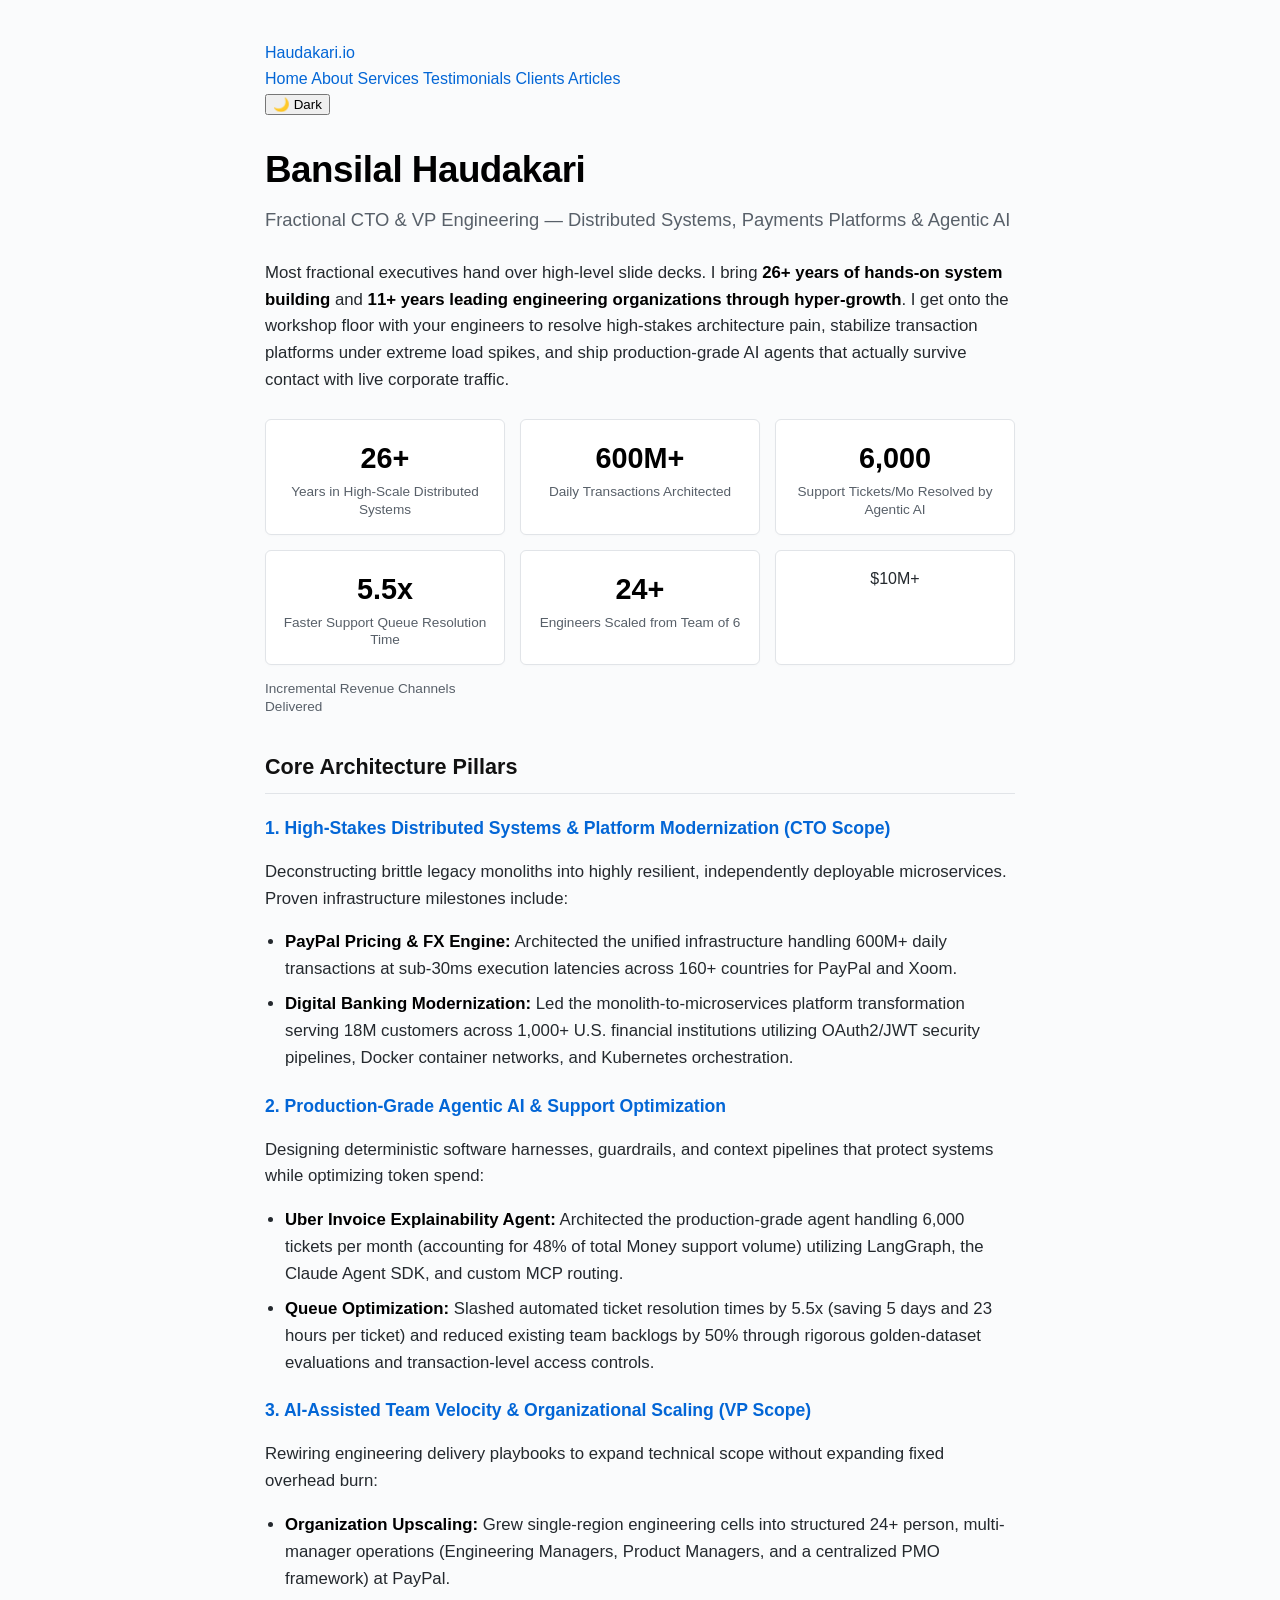
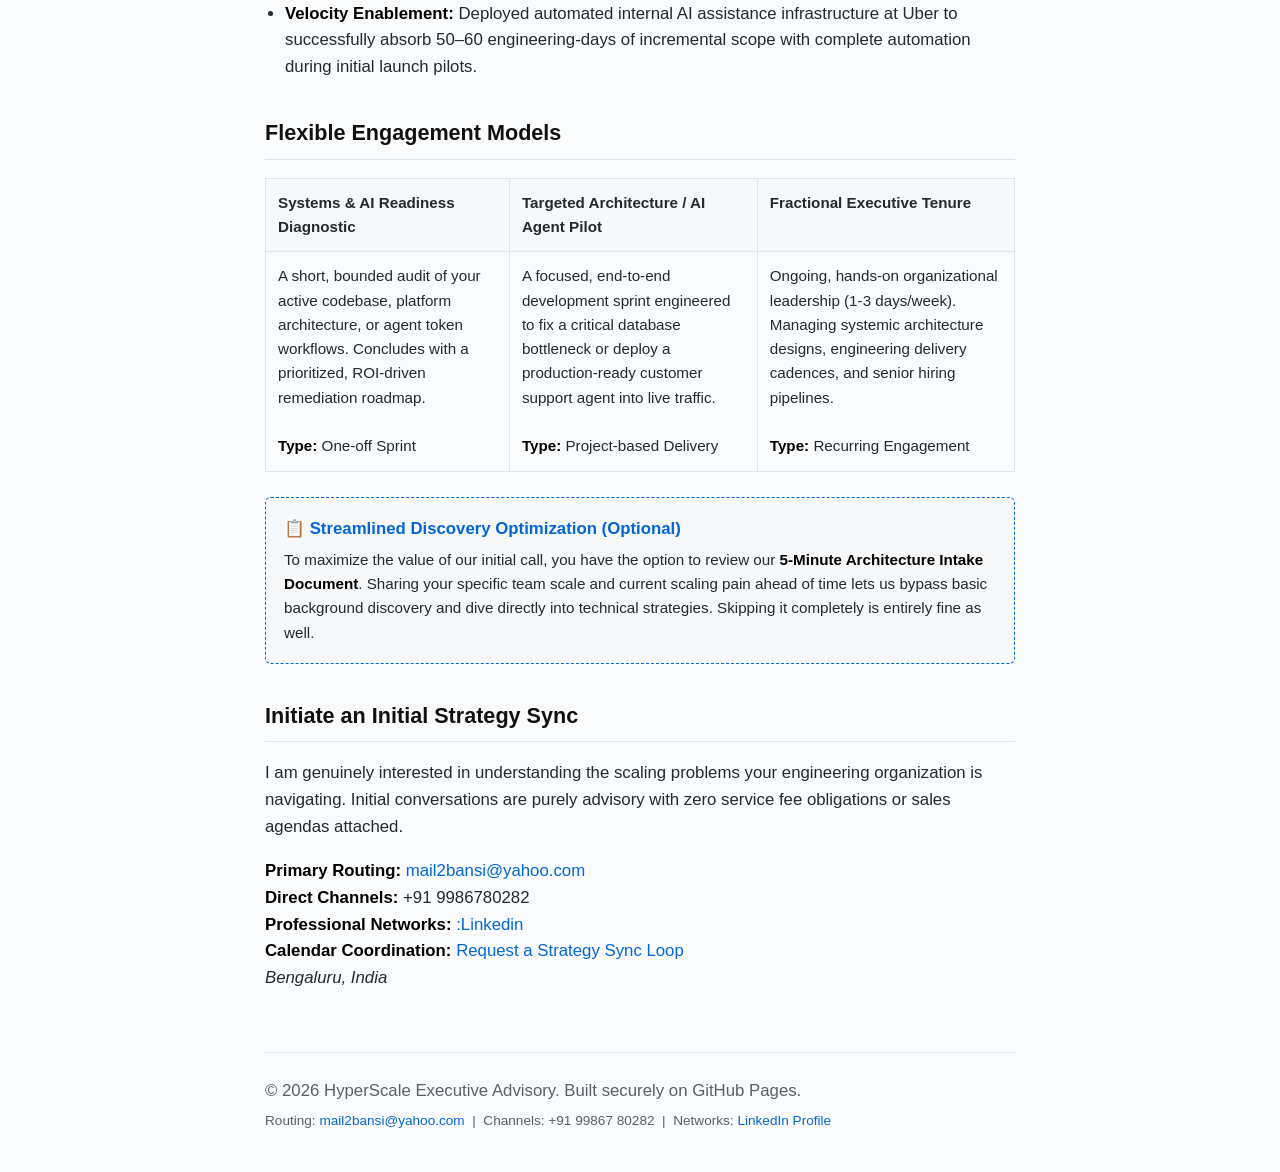
<file: index.html>
<!DOCTYPE html>
<html lang="en">
<head>
    <meta charset="UTF-8">
    <meta name="viewport" content="width=device-width, initial-scale=1.0">
    <title>Bansilal Haudakari | Fractional CTO & VP Engineering</title>
    <style>
        body {
            font-family: -apple-system, BlinkMacSystemFont, "Segoe UI", Roboto, Helvetica, Arial, sans-serif;
            line-height: 1.6;
            color: #24292e;
            max-width: 750px;
            margin: 40px auto;
            padding: 0 20px;
            background-color: #fafbfc;
        }
        h1 { font-size: 2.3rem; margin-bottom: 5px; color: #000; font-weight: 800; letter-spacing: -0.5px; }
        h2 { font-size: 1.35rem; margin-top: 35px; border-bottom: 1px solid #e1e4e8; padding-bottom: 8px; font-weight: 700; color: #111; }
        h3 { font-size: 1.1rem; margin-top: 20px; margin-bottom: 5px; font-weight: 600; color: #0366d6; }
        .subtitle { color: #586069; font-size: 1.15rem; margin-top: 0; margin-bottom: 25px; font-weight: 400; }
        
        /* Stats Grid Styling */
        .stats-grid {
            display: grid;
            grid-template-columns: repeat(3, 1fr);
            gap: 15px;
            margin: 25px 0;
        }
        @media (max-width: 550px) {
            .stats-grid { grid-template-columns: 1fr; gap: 10px; }
        }
        .stat-card {
            background: #fff;
            border: 1px solid #e1e4e8;
            border-radius: 6px;
            padding: 15px;
            text-align: center;
            box-shadow: 0 1px 3px rgba(0,0,0,0.02);
        }
        .stat-num { font-size: 1.8rem; font-weight: 800; color: #000; margin-bottom: 2px; }
        .stat-label { font-size: 0.85rem; color: #586069; line-height: 1.3; }

        /* Highlight Intake Card */
        .intake-box {
            background-color: #f6f8fa;
            border: 1px dashed #0366d6;
            border-radius: 6px;
            padding: 18px;
            margin: 25px 0;
        }
        .intake-title { font-weight: 700; color: #0366d6; margin-bottom: 5px; font-size: 1.05rem; }

        /* Engagement Table Styling */
        .model-table {
            width: 100%;
            border-collapse: collapse;
            margin-top: 15px;
        }
        .model-table th, .model-table td {
            border: 1px solid #e1e4e8;
            padding: 12px;
            text-align: left;
            vertical-align: top;
            font-size: 0.95rem;
        }
        .model-table th { background-color: #f6f8fa; font-weight: 600; }
        @media (max-width: 600px) {
            .model-table, .model-table tbody, .model-table tr, .model-table td, .model-table th { display: block; width: 100%; }
            .model-table tr { margin-bottom: 15px; border: 1px solid #e1e4e8; }
            .model-table td, .model-table th { border: none; border-bottom: 1px solid #e1e4e8; }
        }

        p, li { font-size: 1.05rem; }
        ul { padding-left: 20px; }
        li { margin-bottom: 8px; }
        strong { color: #000; }
        a { color: #0366d6; text-decoration: none; }
        a:hover { text-decoration: underline; }
        .footer { margin-top: 60px; padding-top: 25px; border-top: 1px solid #e1e4e8; color: #586069; font-size: 0.9rem; line-height: 1.5; }
    </style>
</head>
<body>
 <!-- This element MUST be present for the navbar links to appear -->
    <header id="dynamic-navbar" class="navbar"></header>
    <h1>Bansilal Haudakari</h1>
    <p class="subtitle">Fractional CTO & VP Engineering — Distributed Systems, Payments Platforms & Agentic AI</p>

    <p>Most fractional executives hand over high-level slide decks. I bring <strong>26+ years of hands-on system building</strong> and <strong>11+ years leading engineering organizations through hyper-growth</strong>. I get onto the workshop floor with your engineers to resolve high-stakes architecture pain, stabilize transaction platforms under extreme load spikes, and ship production-grade AI agents that actually survive contact with live corporate traffic.</p>

    <!-- Metrics Matrix Section -->
    <div class="stats-grid">
        <div class="stat-card">
            <div class="stat-num">26+</div>
            <div class="stat-label">Years in High-Scale Distributed Systems</div>
        </div>
        <div class="stat-card">
            <div class="stat-num">600M+</div>
            <div class="stat-label">Daily Transactions Architected</div>
        </div>
        <div class="stat-card">
            <div class="stat-num">6,000</div>
            <div class="stat-label">Support Tickets/Mo Resolved by Agentic AI</div>
        </div>
        <div class="stat-card">
            <div class="stat-num">5.5x</div>
            <div class="stat-label">Faster Support Queue Resolution Time</div>
        </div>
        <div class="stat-card">
            <div class="stat-num">24+</div>
            <div class="stat-label">Engineers Scaled from Team of 6</div>
        </div>
        <div class="stat-card">$10M+</div>
        <div class="stat-label">Incremental Revenue Channels Delivered</div>
    </div>

    <h2>Core Architecture Pillars</h2>

    <h3>1. High-Stakes Distributed Systems & Platform Modernization (CTO Scope)</h3>
    <p>Deconstructing brittle legacy monoliths into highly resilient, independently deployable microservices. Proven infrastructure milestones include:</p>
    <ul>
        <li><strong>PayPal Pricing & FX Engine:</strong> Architected the unified infrastructure handling 600M+ daily transactions at sub-30ms execution latencies across 160+ countries for PayPal and Xoom.</li>
        <li><strong>Digital Banking Modernization:</strong> Led the monolith-to-microservices platform transformation serving 18M customers across 1,000+ U.S. financial institutions utilizing OAuth2/JWT security pipelines, Docker container networks, and Kubernetes orchestration.</li>
    </ul>

    <h3>2. Production-Grade Agentic AI & Support Optimization</h3>
    <p>Designing deterministic software harnesses, guardrails, and context pipelines that protect systems while optimizing token spend:</p>
    <ul>
        <li><strong>Uber Invoice Explainability Agent:</strong> Architected the production-grade agent handling 6,000 tickets per month (accounting for 48% of total Money support volume) utilizing LangGraph, the Claude Agent SDK, and custom MCP routing.</li>
        <li><strong>Queue Optimization:</strong> Slashed automated ticket resolution times by 5.5x (saving 5 days and 23 hours per ticket) and reduced existing team backlogs by 50% through rigorous golden-dataset evaluations and transaction-level access controls.</li>
    </ul>

    <h3>3. AI-Assisted Team Velocity & Organizational Scaling (VP Scope)</h3>
    <p>Rewiring engineering delivery playbooks to expand technical scope without expanding fixed overhead burn:</p>
    <ul>
        <li><strong>Organization Upscaling:</strong> Grew single-region engineering cells into structured 24+ person, multi-manager operations (Engineering Managers, Product Managers, and a centralized PMO framework) at PayPal.</li>
        <li><strong>Velocity Enablement:</strong> Deployed automated internal AI assistance infrastructure at Uber to successfully absorb 50–60 engineering-days of incremental scope with complete automation during initial launch pilots.</li>
    </ul>

    <h2>Flexible Engagement Models</h2>
    <table class="model-table">
        <thead>
            <tr>
                <th>Systems & AI Readiness Diagnostic</th>
                <th>Targeted Architecture / AI Agent Pilot</th>
                <th>Fractional Executive Tenure</th>
            </tr>
        </thead>
        <tbody>
            <tr>
                <td>A short, bounded audit of your active codebase, platform architecture, or agent token workflows. Concludes with a prioritized, ROI-driven remediation roadmap.<br><br><strong>Type:</strong> One-off Sprint</td>
                <td>A focused, end-to-end development sprint engineered to fix a critical database bottleneck or deploy a production-ready customer support agent into live traffic.<br><br><strong>Type:</strong> Project-based Delivery</td>
                <td>Ongoing, hands-on organizational leadership (1-3 days/week). Managing systemic architecture designs, engineering delivery cadences, and senior hiring pipelines.<br><br><strong>Type:</strong> Recurring Engagement</td>
            </tr>
        </tbody>
    </table>

    <!-- Strategic Discovery Intake Frame -->
    <div class="intake-box">
        <div class="intake-title">📋 Streamlined Discovery Optimization (Optional)</div>
        <p style="margin: 0; font-size: 0.95rem; color: #24292e;">
            To maximize the value of our initial call, you have the option to review our <strong>5-Minute Architecture Intake Document</strong>. Sharing your specific team scale and current scaling pain ahead of time lets us bypass basic background discovery and dive directly into technical strategies. Skipping it completely is entirely fine as well.
        </p>
    </div>

    <h2>Initiate an Initial Strategy Sync</h2>
    <p>I am genuinely interested in understanding the scaling problems your engineering organization is navigating. Initial conversations are purely advisory with zero service fee obligations or sales agendas attached.</p>
    
    <p>
        <strong>Primary Routing:</strong> <a href="mailto:mail2bansi@yahoo.com">mail2bansi@yahoo.com</a><br>
        <strong>Direct Channels:</strong> +91 9986780282<br>
        <strong>Professional Networks:</strong> <a href="https://www.linkedin.com/in/bansihaudakari/" target="_blank">:Linkedin</a><br>
        <strong>Calendar Coordination:</strong> <a href="https://calendar.google.com/calendar/u/0/appointments/schedules/AcZssZ0LCaqWqX7zJTmlzw_rui5l68F0c6TDiZ7sTYBMuwkmIbUEsGq8AiYggAzfNyF-E_OZGgKSmIbK" target="_blank">Request a Strategy Sync Loop</a><br>
        <em>Bengaluru, India</em>
    </p>

    <!-- Unified Footer Component -->
    <footer class="footer">
        <div class="container">
            <p style="margin: 0;">&copy; 2026 HyperScale Executive Advisory. Built securely on GitHub Pages.</p>
            <span style="margin-top: 8px; display: inline-block; font-size: 0.85rem;">
                Routing: <a href="mailto:mail2bansi@yahoo.com">mail2bansi@yahoo.com</a> &nbsp;|&nbsp; 
                Channels: +91 99867 80282 &nbsp;|&nbsp; 
                Networks: <a href="https://linkedin.com" target="_blank">LinkedIn Profile</a>
            </span>
        </div>
    </footer>

    <!-- Core Dynamic Script Engine Hook -->
    <script src="app.js"></script>
</body>
</html>
</file>
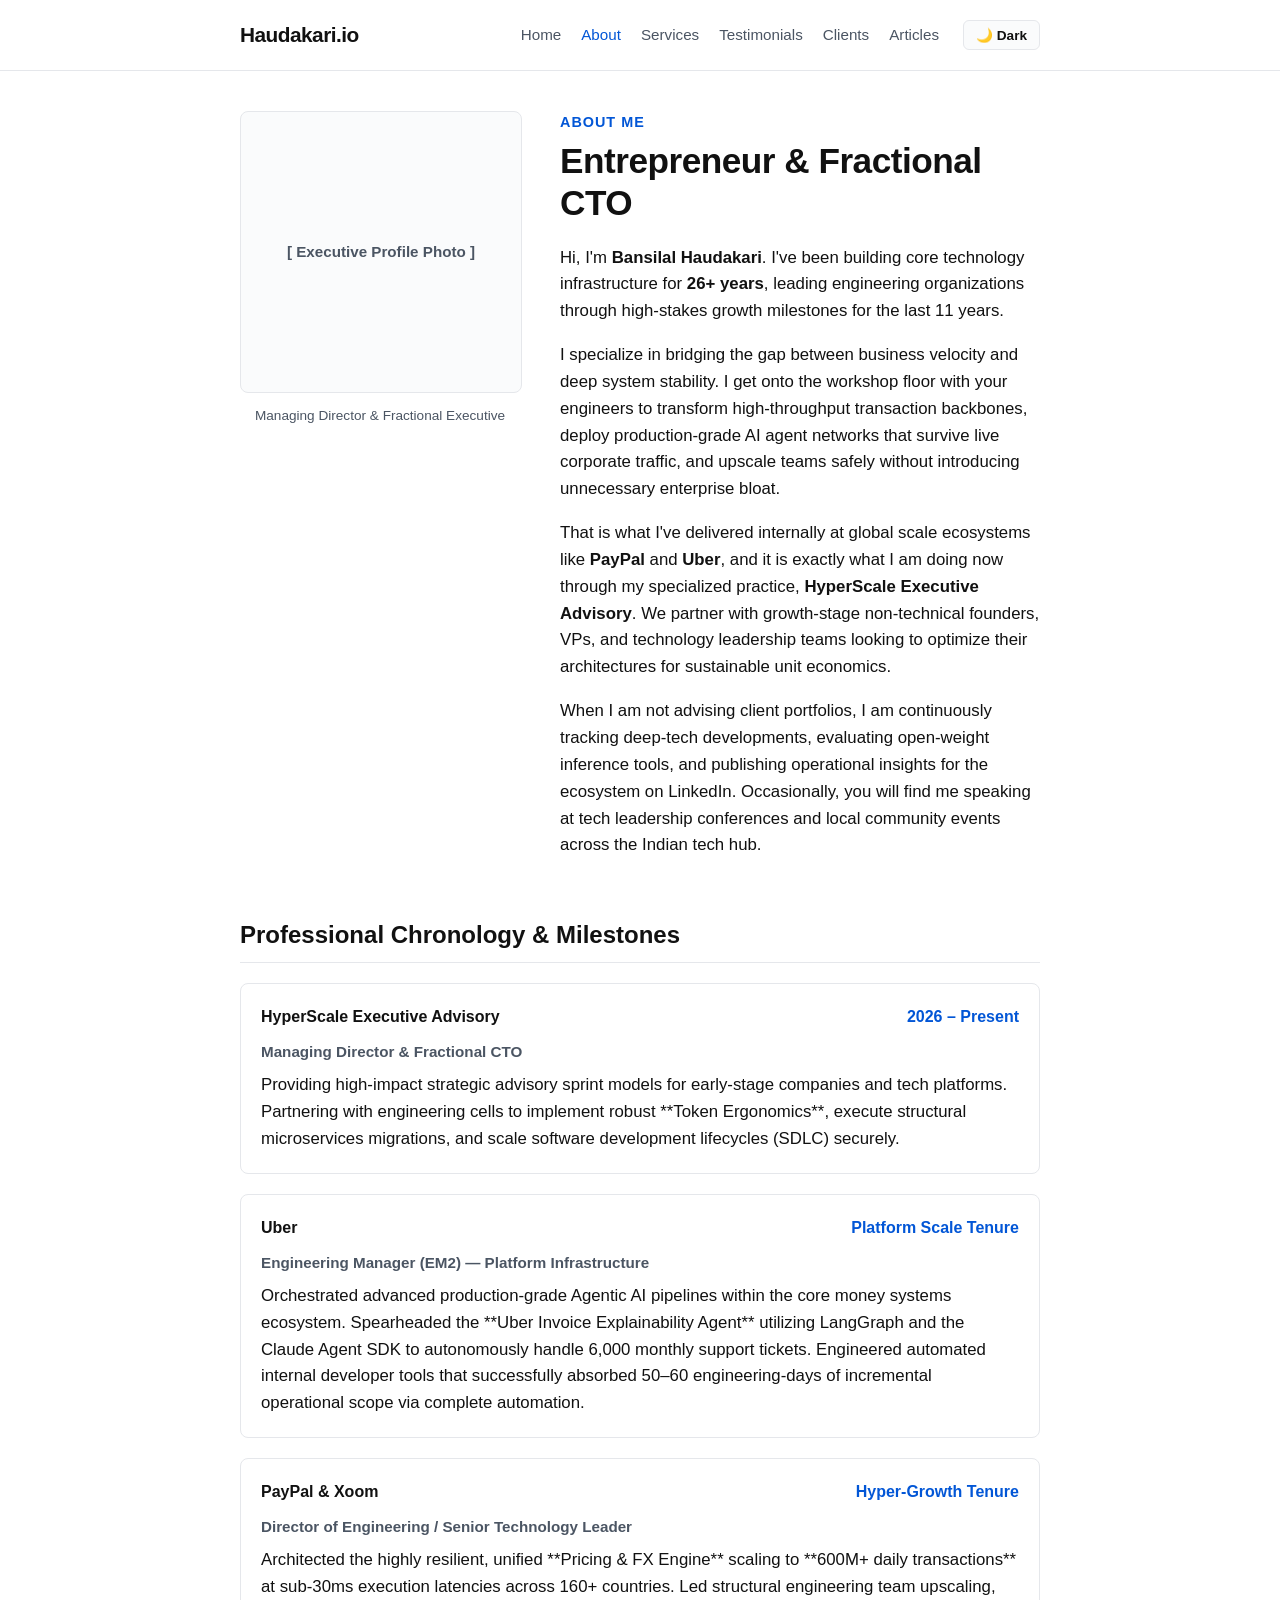
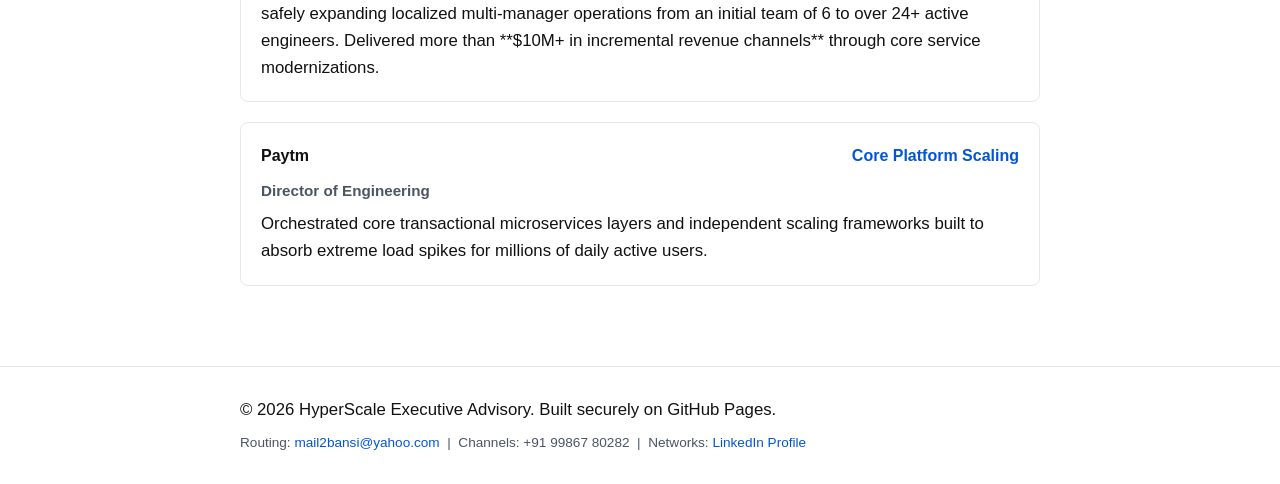
<file: about.html>
<!DOCTYPE html>
<html lang="en">
<head>
    <meta charset="UTF-8">
    <meta name="viewport" content="width=device-width, initial-scale=1.0">
    <title>About Me | Bansilal Haudakari</title>
    <link rel="stylesheet" href="style.css">
</head>
<body>

    <!-- Dynamic Global Sticky Navbar Shell -->
    <header id="dynamic-navbar" class="navbar"></header>

    <main class="container" style="margin-top: 40px;">
        
        <!-- Two-Column Executive Profile Section -->
        <div style="display: flex; gap: 40px; margin-bottom: 40px; align-items: flex-start; flex-wrap: wrap;">
            
            <!-- Left Side: Profile Image Holder -->
            <div style="flex: 1; min-width: 280px; max-width: 320px; text-align: center;">
                <div style="width: 100%; aspect-ratio: 1/1; background-color: var(--bg-secondary); border: 1px solid var(--border-color); border-radius: 8px; display: flex; align-items: center; justify-content: center; position: relative; overflow: hidden;">
                    <!-- Replace the text inside or source an actual path once uploaded -->
                    <span style="color: var(--text-secondary); font-weight: 600; font-size: 0.95rem; padding: 20px;">[ Executive Profile Photo ]</span>
                </div>
                <p style="font-size: 0.85rem; color: var(--text-secondary); margin-top: 12px; text-align: center; font-weight: 500;">
                    Managing Director & Fractional Executive
                </p>
            </div>

            <!-- Right Side: About Me Content Narrative -->
            <div style="flex: 2; min-width: 300px;">
                <h3 style="margin-top: 0; text-transform: uppercase; font-size: 0.9rem; letter-spacing: 1px;">About Me</h3>
                <h1 style="margin-top: 0; margin-bottom: 20px; font-size: 2.2rem; line-height: 1.2;">
                    Entrepreneur & Fractional CTO
                </h1>
                
                <p>Hi, I'm <strong>Bansilal Haudakari</strong>. I've been building core technology infrastructure for <strong>26+ years</strong>, leading engineering organizations through high-stakes growth milestones for the last 11 years.</p>
                
                <p>I specialize in bridging the gap between business velocity and deep system stability. I get onto the workshop floor with your engineers to transform high-throughput transaction backbones, deploy production-grade AI agent networks that survive live corporate traffic, and upscale teams safely without introducing unnecessary enterprise bloat.</p>
                
                <p>That is what I've delivered internally at global scale ecosystems like <strong>PayPal</strong> and <strong>Uber</strong>, and it is exactly what I am doing now through my specialized practice, <strong>HyperScale Executive Advisory</strong>. We partner with growth-stage non-technical founders, VPs, and technology leadership teams looking to optimize their architectures for sustainable unit economics.</p>
                
                <p>When I am not advising client portfolios, I am continuously tracking deep-tech developments, evaluating open-weight inference tools, and publishing operational insights for the ecosystem on LinkedIn. Occasionally, you will find me speaking at tech leadership conferences and local community events across the Indian tech hub.</p>
            </div>
            
        </div>

        <!-- Professional Chronology Section -->
        <h2>Professional Chronology & Milestones</h2>
        
        <div class="card" style="margin-bottom: 20px;">
            <div style="display: flex; justify-content: space-between; flex-wrap: wrap; margin-bottom: 10px;">
                <strong>HyperScale Executive Advisory</strong>
                <span style="color: var(--accent-blue); font-weight: 600;">2026 – Present</span>
            </div>
            <p style="margin: 0; font-weight: 600; color: var(--text-secondary); font-size: 0.95rem;">Managing Director & Fractional CTO</p>
            <p style="margin-top: 8px; margin-bottom: 0;">Providing high-impact strategic advisory sprint models for early-stage companies and tech platforms. Partnering with engineering cells to implement robust **Token Ergonomics**, execute structural microservices migrations, and scale software development lifecycles (SDLC) securely.</p>
        </div>

        <div class="card" style="margin-bottom: 20px;">
            <div style="display: flex; justify-content: space-between; flex-wrap: wrap; margin-bottom: 10px;">
                <strong>Uber</strong>
                <span style="color: var(--accent-blue); font-weight: 600;">Platform Scale Tenure</span>
            </div>
            <p style="margin: 0; font-weight: 600; color: var(--text-secondary); font-size: 0.95rem;">Engineering Manager (EM2) — Platform Infrastructure</p>
            <p style="margin-top: 8px; margin-bottom: 0;">Orchestrated advanced production-grade Agentic AI pipelines within the core money systems ecosystem. Spearheaded the **Uber Invoice Explainability Agent** utilizing LangGraph and the Claude Agent SDK to autonomously handle 6,000 monthly support tickets. Engineered automated internal developer tools that successfully absorbed 50–60 engineering-days of incremental operational scope via complete automation.</p>
        </div>

        <div class="card" style="margin-bottom: 20px;">
            <div style="display: flex; justify-content: space-between; flex-wrap: wrap; margin-bottom: 10px;">
                <strong>PayPal & Xoom</strong>
                <span style="color: var(--accent-blue); font-weight: 600;">Hyper-Growth Tenure</span>
            </div>
            <p style="margin: 0; font-weight: 600; color: var(--text-secondary); font-size: 0.95rem;">Director of Engineering / Senior Technology Leader</p>
            <p style="margin-top: 8px; margin-bottom: 0;">Architected the highly resilient, unified **Pricing & FX Engine** scaling to **600M+ daily transactions** at sub-30ms execution latencies across 160+ countries. Led structural engineering team upscaling, safely expanding localized multi-manager operations from an initial team of 6 to over 24+ active engineers. Delivered more than **$10M+ in incremental revenue channels** through core service modernizations.</p>
        </div>

        <div class="card" style="margin-bottom: 20px;">
            <div style="display: flex; justify-content: space-between; flex-wrap: wrap; margin-bottom: 10px;">
                <strong>Paytm</strong>
                <span style="color: var(--accent-blue); font-weight: 600;">Core Platform Scaling</span>
            </div>
            <p style="margin: 0; font-weight: 600; color: var(--text-secondary); font-size: 0.95rem;">Director of Engineering</p>
            <p style="margin-top: 8px; margin-bottom: 0;">Orchestrated core transactional microservices layers and independent scaling frameworks built to absorb extreme load spikes for millions of daily active users.</p>
        </div>

    </main>

    <!-- Unified Footer Component -->
    <footer class="footer">
        <div class="container">
            <p style="margin: 0;">&copy; 2026 HyperScale Executive Advisory. Built securely on GitHub Pages.</p>
            <span style="margin-top: 8px; display: inline-block; font-size: 0.85rem;">
                Routing: <a href="mailto:mail2bansi@yahoo.com">mail2bansi@yahoo.com</a> &nbsp;|&nbsp; 
                Channels: +91 99867 80282 &nbsp;|&nbsp; 
                Networks: <a href="https://linkedin.com" target="_blank">LinkedIn Profile</a>
            </span>
        </div>
    </footer>

    <!-- Core Dynamic Script Engine Hook -->
    <script src="app.js"></script>
</body>
</html>
</file>
<file: style.css>
:root {
    /* --- Light Mode System Tokens --- */
    --bg-primary: #ffffff;
    --bg-secondary: #fafbfc;
    --text-primary: #111111;
    --text-secondary: #4b5563;
    --accent-blue: #0256d6;
    --border-color: #e5e7eb;
    --card-bg: #ffffff;
    --max-width: 800px;
}

[data-theme="dark"] {
    /* --- Dark Mode System Tokens --- */
    --bg-primary: #0d1117;
    --bg-secondary: #161b22;
    --text-primary: #c9d1d9;
    --text-secondary: #8b949e;
    --accent-blue: #58a6ff;
    --border-color: #30363d;
    --card-bg: #161b22;
}

body {
    font-family: -apple-system, BlinkMacSystemFont, "Segoe UI", Roboto, Helvetica, Arial, sans-serif;
    line-height: 1.6;
    color: var(--text-primary);
    background-color: var(--bg-primary);
    margin: 0;
    padding: 0;
    transition: background-color 0.2s ease, color 0.2s ease;
}

.container {
    max-width: var(--max-width);
    margin: 0 auto;
    padding: 0 24px;
}

/* Header & Shared Navigation Bar */
.navbar {
    border-bottom: 1px solid var(--border-color);
    background-color: var(--bg-primary);
    position: sticky;
    top: 0;
    z-index: 100;
    transition: background-color 0.2s ease, border-color 0.2s ease;
}
.nav-container {
    display: flex;
    justify-content: space-between;
    align-items: center;
    height: 70px;
}
.nav-logo {
    font-weight: 800;
    font-size: 1.3rem;
    color: var(--text-primary);
    text-decoration: none;
    letter-spacing: -0.5px;
}
.nav-links-wrapper {
    display: flex;
    align-items: center;
    gap: 24px;
}
.nav-links {
    display: flex;
    gap: 20px;
}
.nav-links a {
    text-decoration: none;
    color: var(--text-secondary);
    font-size: 0.95rem;
    font-weight: 500;
}
.nav-links a:hover, .nav-links a.active {
    color: var(--accent-blue);
}

/* Light/Dark Toggle Styling */
.theme-btn {
    background: none;
    border: 1px solid var(--border-color);
    padding: 6px 12px;
    border-radius: 6px;
    cursor: pointer;
    color: var(--text-primary);
    font-size: 0.85rem;
    font-weight: 600;
    background-color: var(--bg-secondary);
}
.theme-btn:hover {
    border-color: var(--accent-blue);
}

/* Core Typography */
h1 { font-size: 2.4rem; margin-bottom: 5px; color: var(--text-primary); font-weight: 800; letter-spacing: -0.5px; }
h2 { font-size: 1.5rem; margin-top: 40px; border-bottom: 1px solid var(--border-color); padding-bottom: 8px; font-weight: 700; color: var(--text-primary); }
h3 { font-size: 1.2rem; margin-top: 25px; margin-bottom: 6px; font-weight: 600; color: var(--accent-blue); }
p, li { font-size: 1.05rem; color: var(--text-primary); }
ul { padding-left: 20px; }
li { margin-bottom: 8px; }
strong { color: var(--text-primary); }
a { color: var(--accent-blue); text-decoration: none; }
a:hover { text-decoration: underline; }

/* Dynamic Presentation Layout Elements */
.stats-grid {
    display: grid;
    grid-template-columns: repeat(3, 1fr);
    gap: 16px;
    margin: 30px 0;
}
.grid-2 {
    display: grid;
    grid-template-columns: repeat(2, 1fr);
    gap: 24px;
    margin: 30px 0;
}
@media (max-width: 650px) {
    .stats-grid, .grid-2 { grid-template-columns: 1fr; }
    .nav-links-wrapper { gap: 12px; }
    .nav-links { gap: 12px; }
    .nav-links a { font-size: 0.85rem; }
}

.stat-card, .card {
    background: var(--card-bg);
    border: 1px solid var(--border-color);
    border-radius: 8px;
    padding: 20px;
    transition: background-color 0.2s ease, border-color 0.2s ease;
}
.stat-card { text-align: center; background: var(--bg-secondary); }
.stat-num { font-size: 2rem; font-weight: 800; color: var(--text-primary); margin-bottom: 2px; }
.stat-label { font-size: 0.85rem; color: var(--text-secondary); line-height: 1.4; }

.intake-box {
    background-color: var(--bg-secondary);
    border: 1px dashed var(--accent-blue);
    border-radius: 8px;
    padding: 20px;
    margin: 30px 0;
}
.intake-title { font-weight: 700; color: var(--accent-blue); margin-bottom: 6px; }

.client-logo-grid {
    display: grid;
    grid-template-columns: repeat(4, 1fr);
    gap: 16px;
    margin: 30px 0;
}
@media (max-width: 500px) { .client-logo-grid { grid-template-columns: repeat(2, 1fr); } }

.client-logo-card {
    background: var(--bg-secondary);
    border: 1px solid var(--border-color);
    border-radius: 6px;
    padding: 24px 12px;
    text-align: center;
    font-weight: 700;
    font-size: 1.1rem;
    color: var(--text-secondary);
}

.footer {
    margin-top: 80px;
    padding: 30px 0;
    border-top: 1px solid var(--border-color);
    color: var(--text-secondary);
    font-size: 0.9rem;
}
</file>
